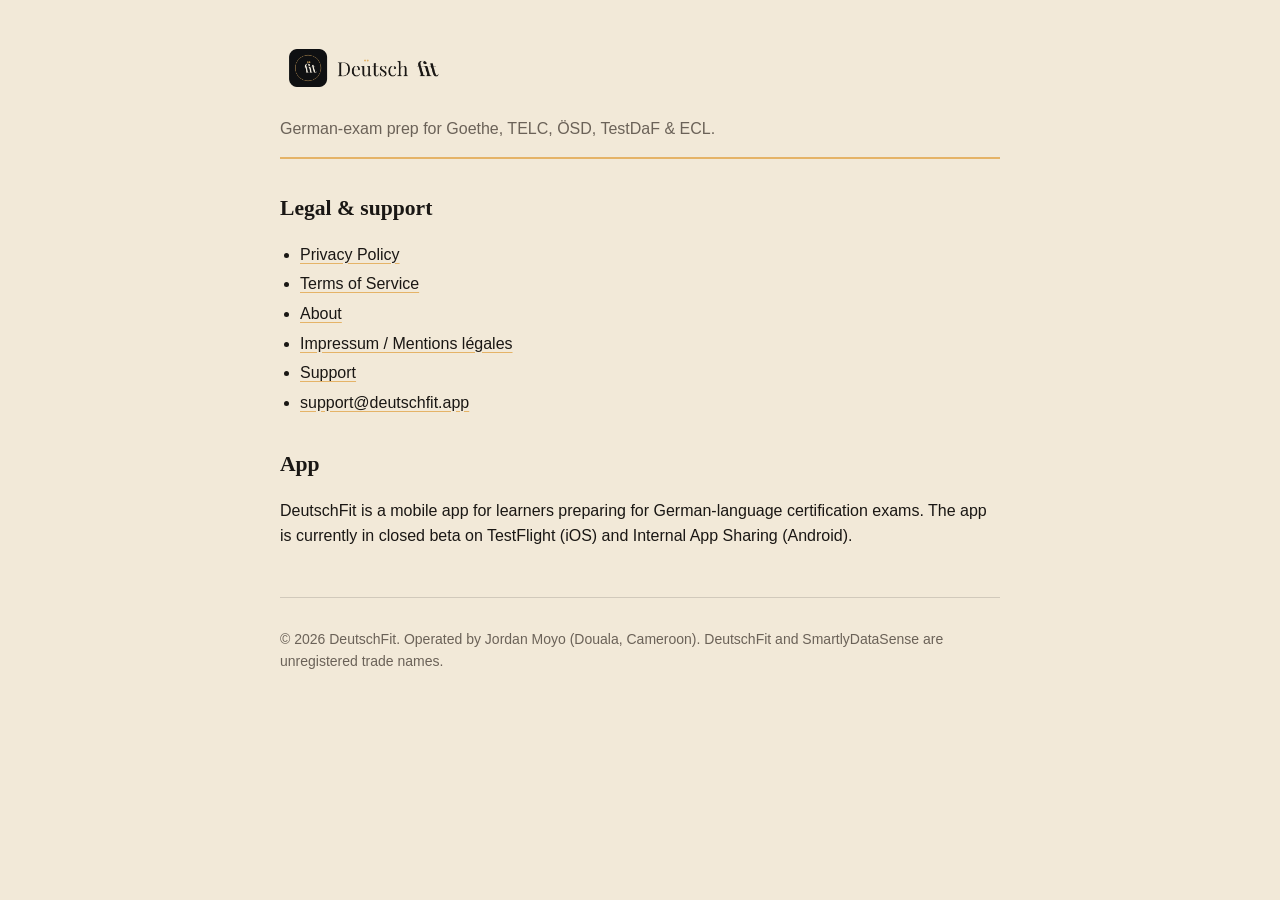
<file: index.html>
<!DOCTYPE html>
<html lang="en">
<head>
  <meta charset="UTF-8" />
  <meta name="viewport" content="width=device-width, initial-scale=1.0" />
  <title>DeutschFit — Legal</title>
  <link rel="icon" type="image/png" href="./assets/favicon.png" />
  <link rel="stylesheet" href="styles.css" />
</head>
<body>
  <header class="hero">
    <span class="brand">
      <img class="wordmark-on-light" src="./assets/wordmark-horizontal-dark.png" alt="DeutschFit" />
      <img class="wordmark-on-dark" src="./assets/wordmark-horizontal-cream.png" alt="DeutschFit" />
    </span>
    <p class="tagline">German-exam prep for Goethe, TELC, ÖSD, TestDaF &amp; ECL.</p>
  </header>

  <main>
    <section>
      <h2>Legal &amp; support</h2>
      <ul>
        <li><a href="./privacy.html">Privacy Policy</a></li>
        <li><a href="./tos.html">Terms of Service</a></li>
        <li><a href="./about.html">About</a></li>
        <li><a href="./impressum.html">Impressum / Mentions légales</a></li>
        <li><a href="./support.html">Support</a></li>
        <li><a href="mailto:support@deutschfit.app">support@deutschfit.app</a></li>
      </ul>
    </section>

    <section>
      <h2>App</h2>
      <p>DeutschFit is a mobile app for learners preparing for German-language certification exams. The app is currently in closed beta on TestFlight (iOS) and Internal App Sharing (Android).</p>
    </section>
  </main>

  <footer>
    <p>&copy; 2026 DeutschFit. Operated by Jordan Moyo (Douala, Cameroon). DeutschFit and SmartlyDataSense are unregistered trade names.</p>
  </footer>
</body>
</html>
</file>
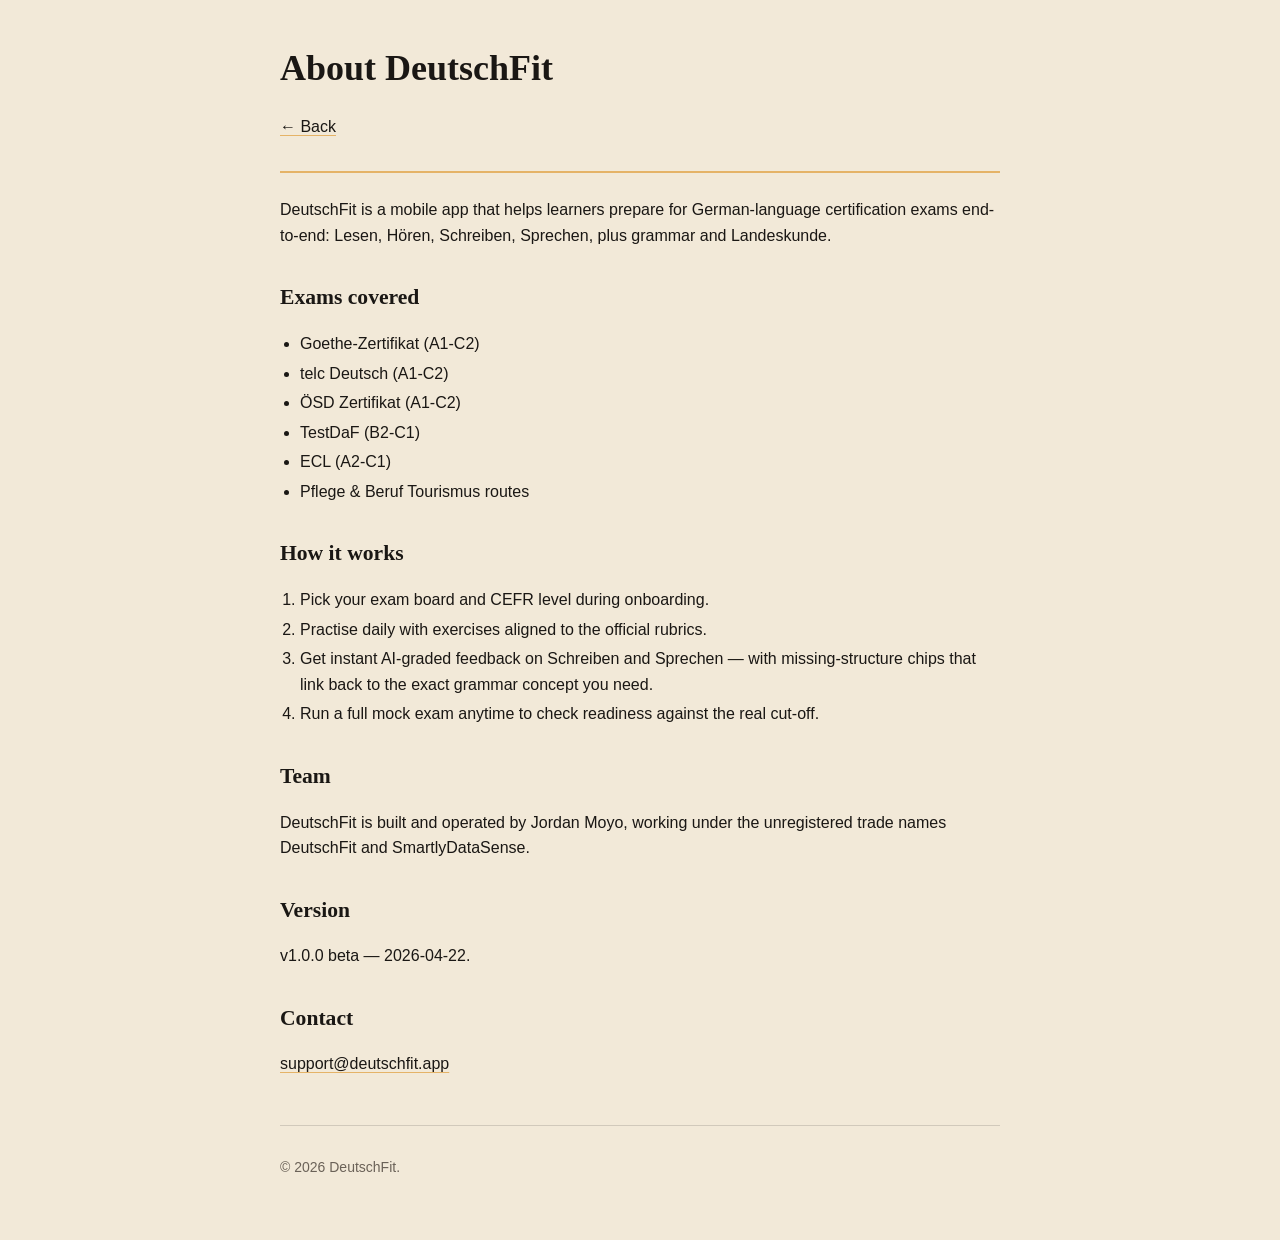
<file: about.html>
<!DOCTYPE html>
<html lang="en">
<head>
  <meta charset="UTF-8" />
  <meta name="viewport" content="width=device-width, initial-scale=1.0" />
  <title>DeutschFit — About</title>
  <link rel="icon" type="image/png" href="./assets/favicon.png" />
  <link rel="stylesheet" href="styles.css" />
</head>
<body>
  <header>
    <h1>About DeutschFit</h1>
    <p><a href="./index.html">&larr; Back</a></p>
  </header>

  <main>
    <p>DeutschFit is a mobile app that helps learners prepare for German-language certification exams end-to-end: Lesen, Hören, Schreiben, Sprechen, plus grammar and Landeskunde.</p>

    <h2>Exams covered</h2>
    <ul>
      <li>Goethe-Zertifikat (A1-C2)</li>
      <li>telc Deutsch (A1-C2)</li>
      <li>ÖSD Zertifikat (A1-C2)</li>
      <li>TestDaF (B2-C1)</li>
      <li>ECL (A2-C1)</li>
      <li>Pflege &amp; Beruf Tourismus routes</li>
    </ul>

    <h2>How it works</h2>
    <ol>
      <li>Pick your exam board and CEFR level during onboarding.</li>
      <li>Practise daily with exercises aligned to the official rubrics.</li>
      <li>Get instant AI-graded feedback on Schreiben and Sprechen — with missing-structure chips that link back to the exact grammar concept you need.</li>
      <li>Run a full mock exam anytime to check readiness against the real cut-off.</li>
    </ol>

    <h2>Team</h2>
    <p>DeutschFit is built and operated by Jordan Moyo, working under the unregistered trade names DeutschFit and SmartlyDataSense.</p>

    <h2>Version</h2>
    <p>v1.0.0 beta &mdash; 2026-04-22.</p>

    <h2>Contact</h2>
    <p><a href="mailto:support@deutschfit.app">support@deutschfit.app</a></p>
  </main>

  <footer>
    <p>&copy; 2026 DeutschFit.</p>
  </footer>
</body>
</html>
</file>
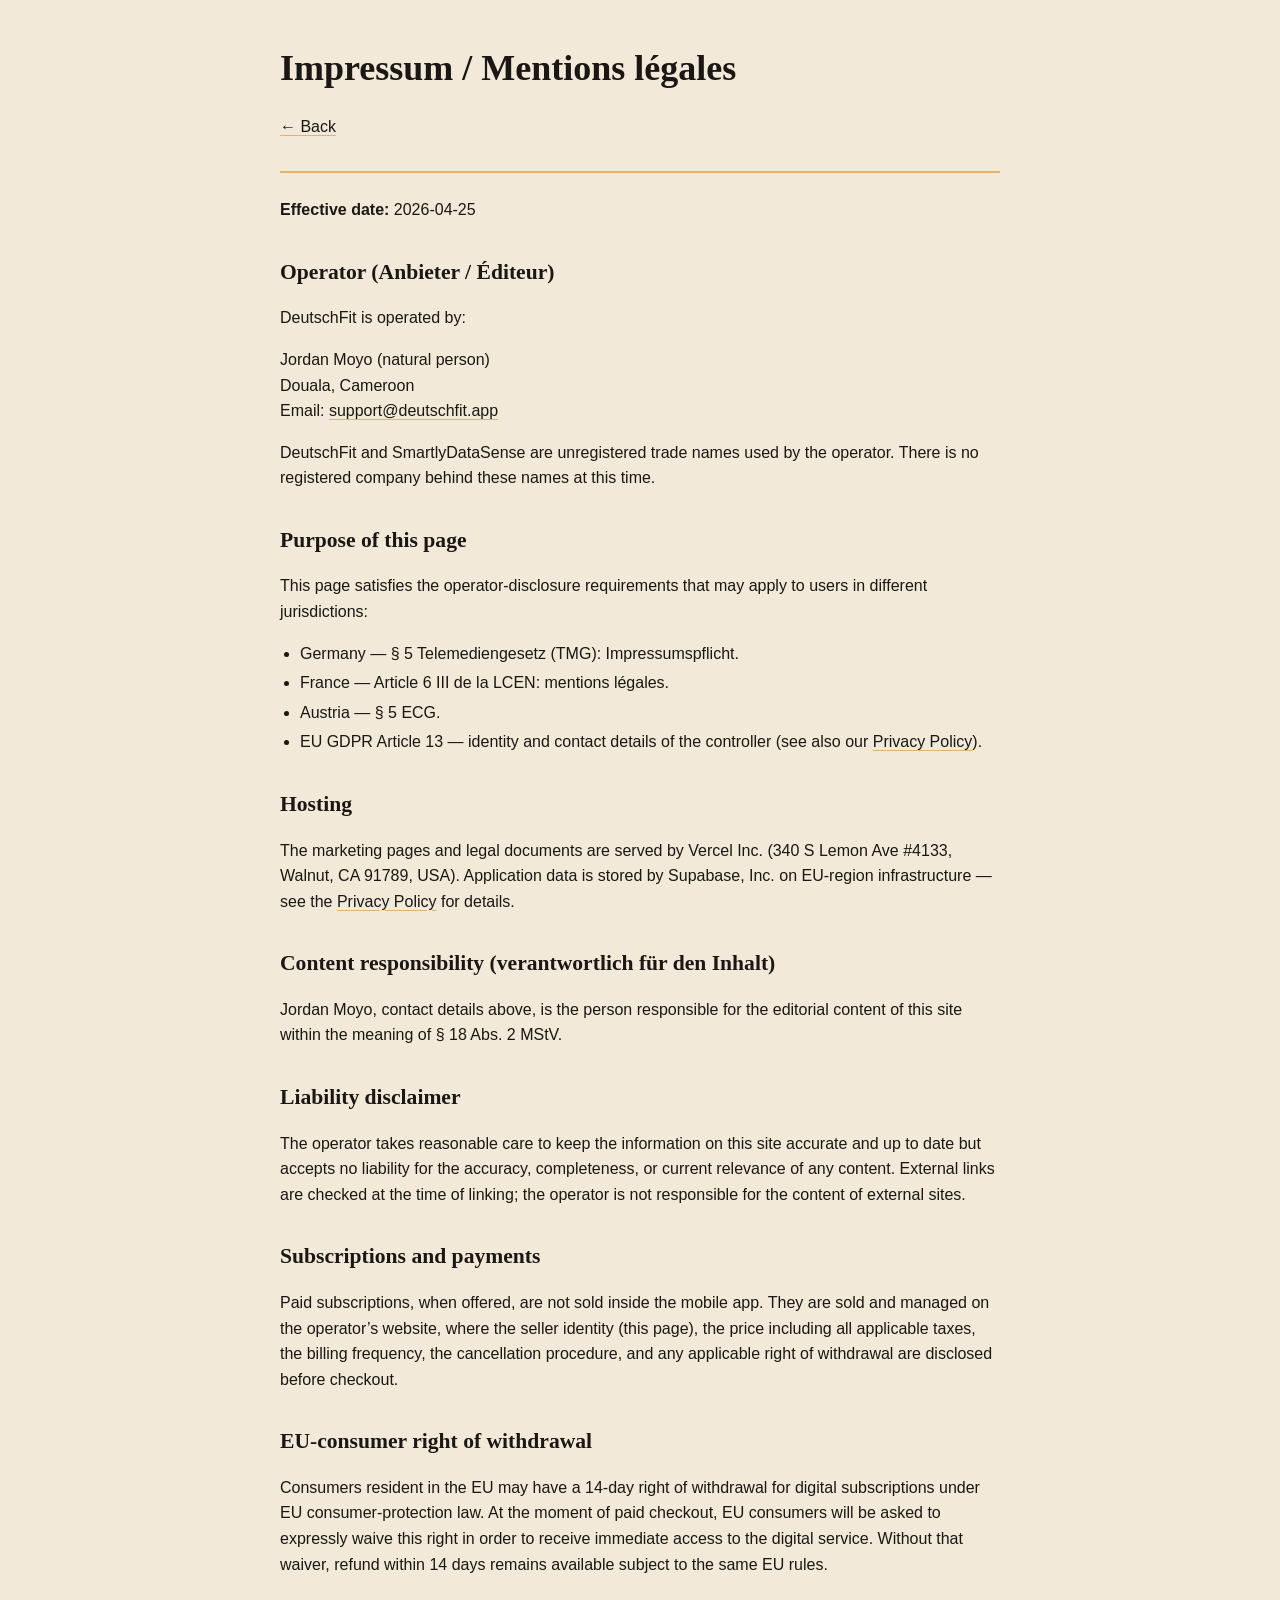
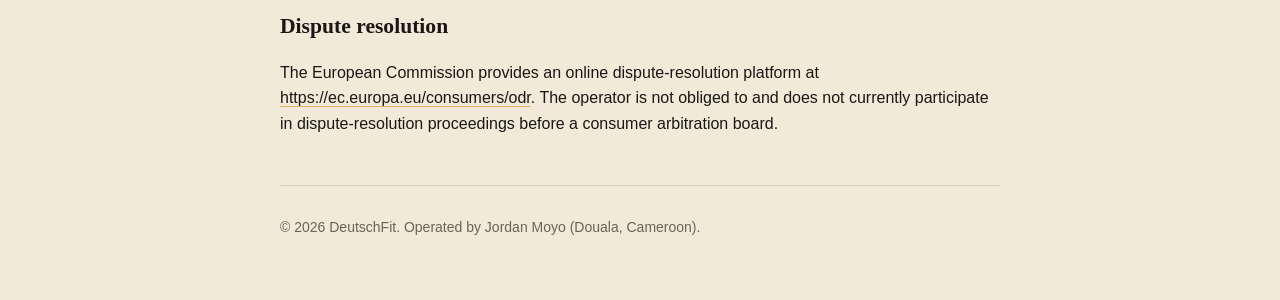
<file: impressum.html>
<!DOCTYPE html>
<html lang="en">
<head>
  <meta charset="UTF-8" />
  <meta name="viewport" content="width=device-width, initial-scale=1.0" />
  <title>DeutschFit — Impressum / Mentions légales</title>
  <link rel="icon" type="image/png" href="./assets/favicon.png" />
  <link rel="stylesheet" href="styles.css" />
</head>
<body>
  <header>
    <h1>Impressum / Mentions légales</h1>
    <p><a href="./index.html">&larr; Back</a></p>
  </header>

  <main>
    <p><strong>Effective date:</strong> 2026-04-25</p>

    <h2>Operator (Anbieter / Éditeur)</h2>
    <p>DeutschFit is operated by:</p>
    <p>
      Jordan Moyo (natural person)<br />
      Douala, Cameroon<br />
      Email: <a href="mailto:support@deutschfit.app">support@deutschfit.app</a>
    </p>
    <p>DeutschFit and SmartlyDataSense are unregistered trade names used by the operator. There is no registered company behind these names at this time.</p>

    <h2>Purpose of this page</h2>
    <p>This page satisfies the operator-disclosure requirements that may apply to users in different jurisdictions:</p>
    <ul>
      <li>Germany — § 5 Telemediengesetz (TMG): Impressumspflicht.</li>
      <li>France — Article 6 III de la LCEN: mentions légales.</li>
      <li>Austria — § 5 ECG.</li>
      <li>EU GDPR Article 13 — identity and contact details of the controller (see also our <a href="./privacy.html">Privacy Policy</a>).</li>
    </ul>

    <h2>Hosting</h2>
    <p>The marketing pages and legal documents are served by Vercel Inc. (340 S Lemon Ave #4133, Walnut, CA 91789, USA). Application data is stored by Supabase, Inc. on EU-region infrastructure — see the <a href="./privacy.html">Privacy Policy</a> for details.</p>

    <h2>Content responsibility (verantwortlich für den Inhalt)</h2>
    <p>Jordan Moyo, contact details above, is the person responsible for the editorial content of this site within the meaning of § 18 Abs. 2 MStV.</p>

    <h2>Liability disclaimer</h2>
    <p>The operator takes reasonable care to keep the information on this site accurate and up to date but accepts no liability for the accuracy, completeness, or current relevance of any content. External links are checked at the time of linking; the operator is not responsible for the content of external sites.</p>

    <h2>Subscriptions and payments</h2>
    <p>Paid subscriptions, when offered, are not sold inside the mobile app. They are sold and managed on the operator&rsquo;s website, where the seller identity (this page), the price including all applicable taxes, the billing frequency, the cancellation procedure, and any applicable right of withdrawal are disclosed before checkout.</p>

    <h2>EU-consumer right of withdrawal</h2>
    <p>Consumers resident in the EU may have a 14-day right of withdrawal for digital subscriptions under EU consumer-protection law. At the moment of paid checkout, EU consumers will be asked to expressly waive this right in order to receive immediate access to the digital service. Without that waiver, refund within 14 days remains available subject to the same EU rules.</p>

    <h2>Dispute resolution</h2>
    <p>The European Commission provides an online dispute-resolution platform at <a href="https://ec.europa.eu/consumers/odr" rel="noopener">https://ec.europa.eu/consumers/odr</a>. The operator is not obliged to and does not currently participate in dispute-resolution proceedings before a consumer arbitration board.</p>
  </main>

  <footer>
    <p>&copy; 2026 DeutschFit. Operated by Jordan Moyo (Douala, Cameroon).</p>
  </footer>
</body>
</html>
</file>
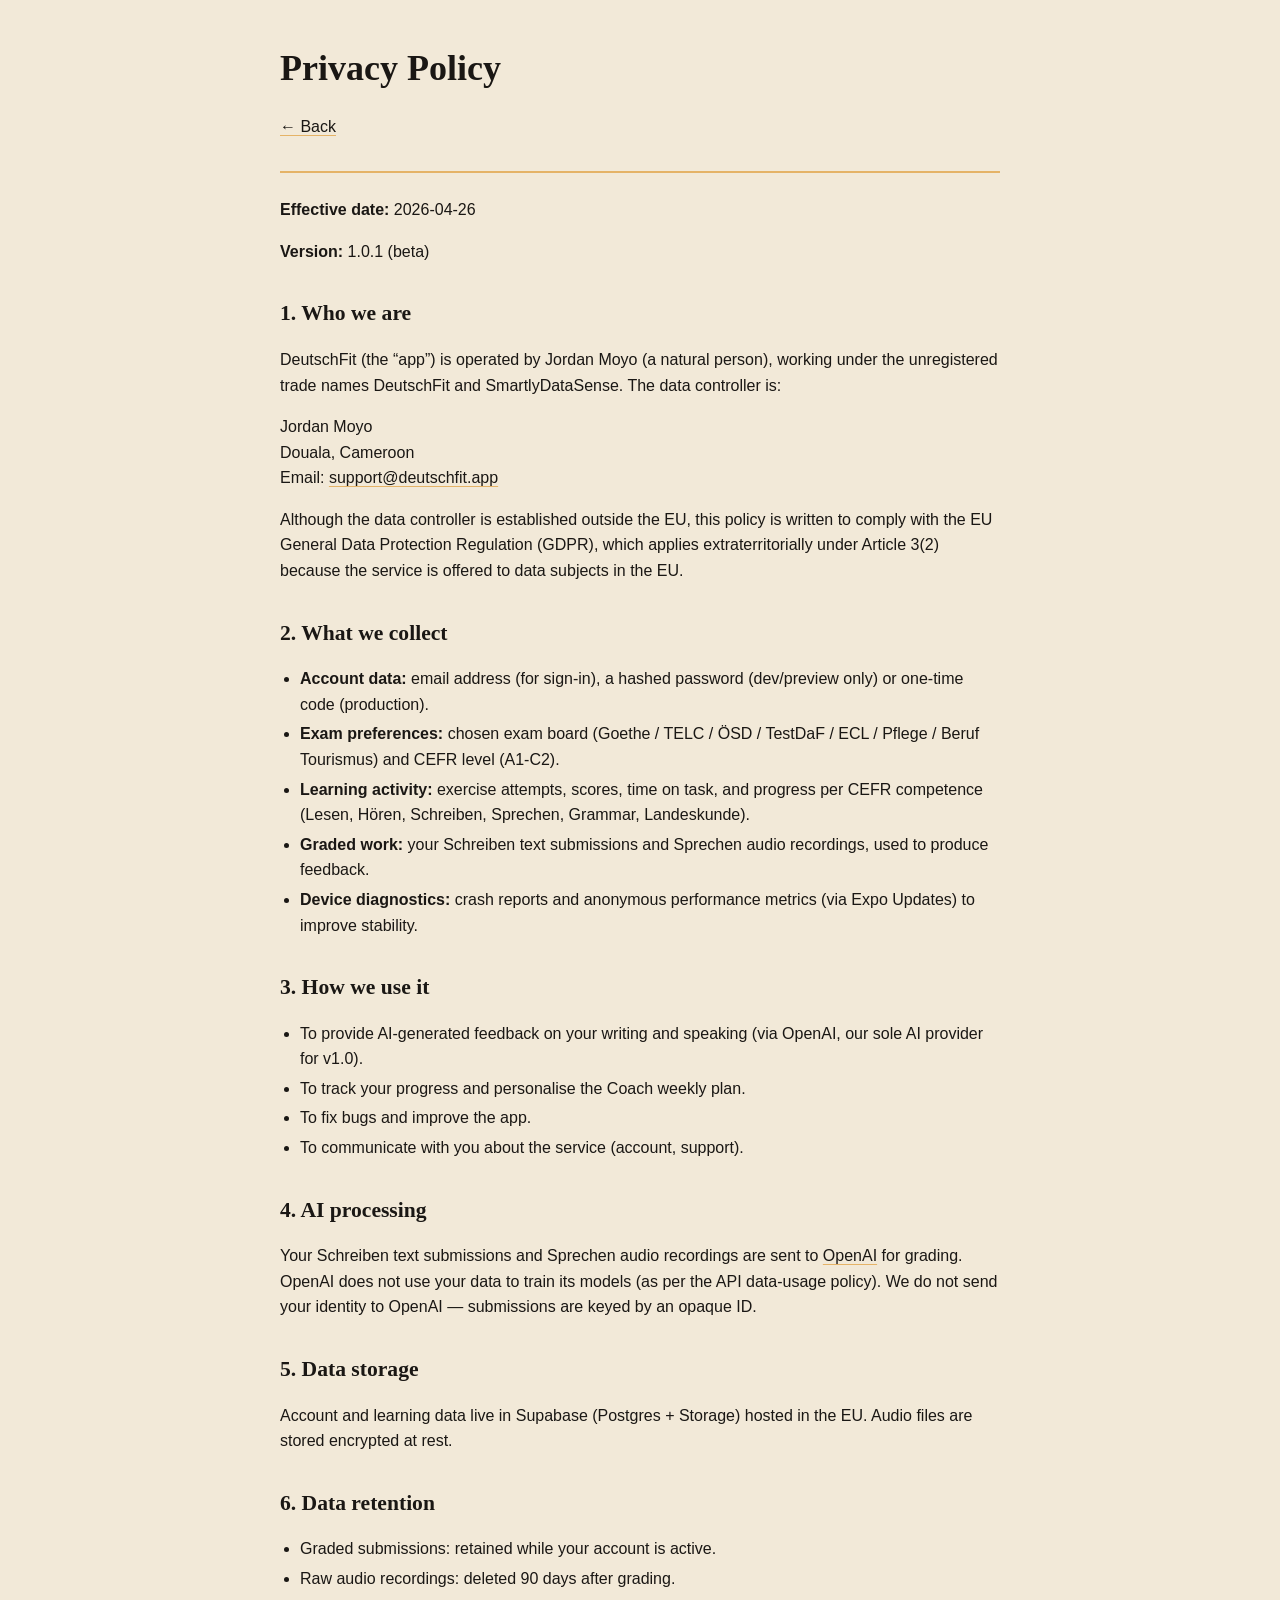
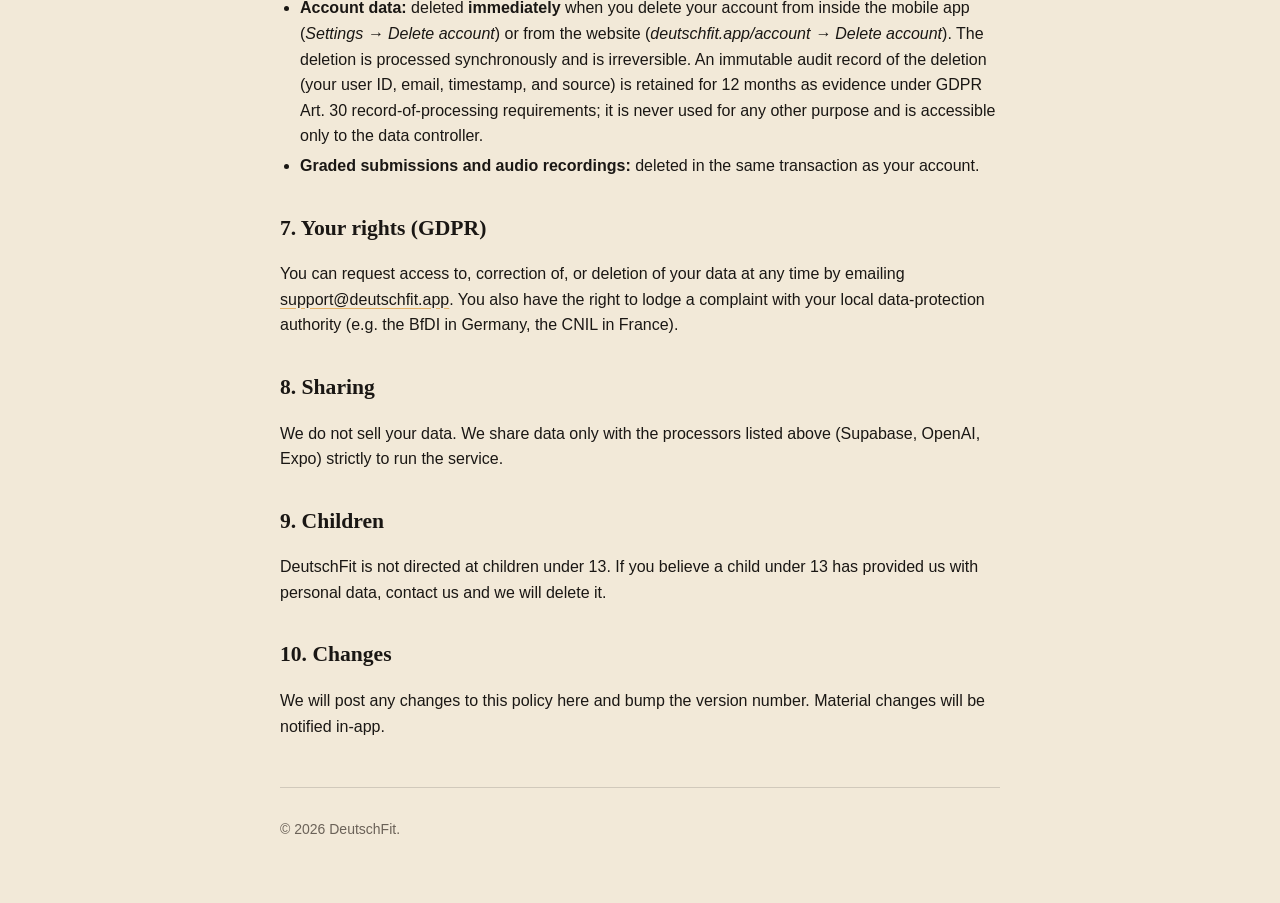
<file: privacy.html>
<!DOCTYPE html>
<html lang="en">
<head>
  <meta charset="UTF-8" />
  <meta name="viewport" content="width=device-width, initial-scale=1.0" />
  <title>DeutschFit — Privacy Policy</title>
  <link rel="icon" type="image/png" href="./assets/favicon.png" />
  <link rel="stylesheet" href="styles.css" />
</head>
<body>
  <header>
    <h1>Privacy Policy</h1>
    <p><a href="./index.html">&larr; Back</a></p>
  </header>

  <main>
    <p><strong>Effective date:</strong> 2026-04-26</p>
    <p><strong>Version:</strong> 1.0.1 (beta)</p>

    <h2>1. Who we are</h2>
    <p>DeutschFit (the &ldquo;app&rdquo;) is operated by Jordan Moyo (a natural person), working under the unregistered trade names DeutschFit and SmartlyDataSense. The data controller is:</p>
    <p>Jordan Moyo<br />
    Douala, Cameroon<br />
    Email: <a href="mailto:support@deutschfit.app">support@deutschfit.app</a></p>
    <p>Although the data controller is established outside the EU, this policy is written to comply with the EU General Data Protection Regulation (GDPR), which applies extraterritorially under Article 3(2) because the service is offered to data subjects in the EU.</p>

    <h2>2. What we collect</h2>
    <ul>
      <li><strong>Account data:</strong> email address (for sign-in), a hashed password (dev/preview only) or one-time code (production).</li>
      <li><strong>Exam preferences:</strong> chosen exam board (Goethe / TELC / ÖSD / TestDaF / ECL / Pflege / Beruf Tourismus) and CEFR level (A1-C2).</li>
      <li><strong>Learning activity:</strong> exercise attempts, scores, time on task, and progress per CEFR competence (Lesen, Hören, Schreiben, Sprechen, Grammar, Landeskunde).</li>
      <li><strong>Graded work:</strong> your Schreiben text submissions and Sprechen audio recordings, used to produce feedback.</li>
      <li><strong>Device diagnostics:</strong> crash reports and anonymous performance metrics (via Expo Updates) to improve stability.</li>
    </ul>

    <h2>3. How we use it</h2>
    <ul>
      <li>To provide AI-generated feedback on your writing and speaking (via OpenAI, our sole AI provider for v1.0).</li>
      <li>To track your progress and personalise the Coach weekly plan.</li>
      <li>To fix bugs and improve the app.</li>
      <li>To communicate with you about the service (account, support).</li>
    </ul>

    <h2>4. AI processing</h2>
    <p>Your Schreiben text submissions and Sprechen audio recordings are sent to <a href="https://openai.com/policies/privacy-policy" rel="noopener">OpenAI</a> for grading. OpenAI does not use your data to train its models (as per the API data-usage policy). We do not send your identity to OpenAI — submissions are keyed by an opaque ID.</p>

    <h2>5. Data storage</h2>
    <p>Account and learning data live in Supabase (Postgres + Storage) hosted in the EU. Audio files are stored encrypted at rest.</p>

    <h2>6. Data retention</h2>
    <ul>
      <li>Graded submissions: retained while your account is active.</li>
      <li>Raw audio recordings: deleted 90 days after grading.</li>
      <li><strong>Account data:</strong> deleted <strong>immediately</strong> when
      you delete your account from inside the mobile app
      (<em>Settings &rarr; Delete account</em>) or from the website
      (<em>deutschfit.app/account &rarr; Delete account</em>). The deletion is
      processed synchronously and is irreversible. An immutable audit record of
      the deletion (your user ID, email, timestamp, and source) is retained for
      12 months as evidence under GDPR Art. 30 record-of-processing
      requirements; it is never used for any other purpose and is accessible
      only to the data controller.</li>
      <li><strong>Graded submissions and audio recordings:</strong> deleted in the
      same transaction as your account.</li>
    </ul>

    <h2>7. Your rights (GDPR)</h2>
    <p>You can request access to, correction of, or deletion of your data at any time by emailing <a href="mailto:support@deutschfit.app">support@deutschfit.app</a>. You also have the right to lodge a complaint with your local data-protection authority (e.g. the BfDI in Germany, the CNIL in France).</p>

    <h2>8. Sharing</h2>
    <p>We do not sell your data. We share data only with the processors listed above (Supabase, OpenAI, Expo) strictly to run the service.</p>

    <h2>9. Children</h2>
    <p>DeutschFit is not directed at children under 13. If you believe a child under 13 has provided us with personal data, contact us and we will delete it.</p>

    <h2>10. Changes</h2>
    <p>We will post any changes to this policy here and bump the version number. Material changes will be notified in-app.</p>
  </main>

  <footer>
    <p>&copy; 2026 DeutschFit.</p>
  </footer>
</body>
</html>
</file>
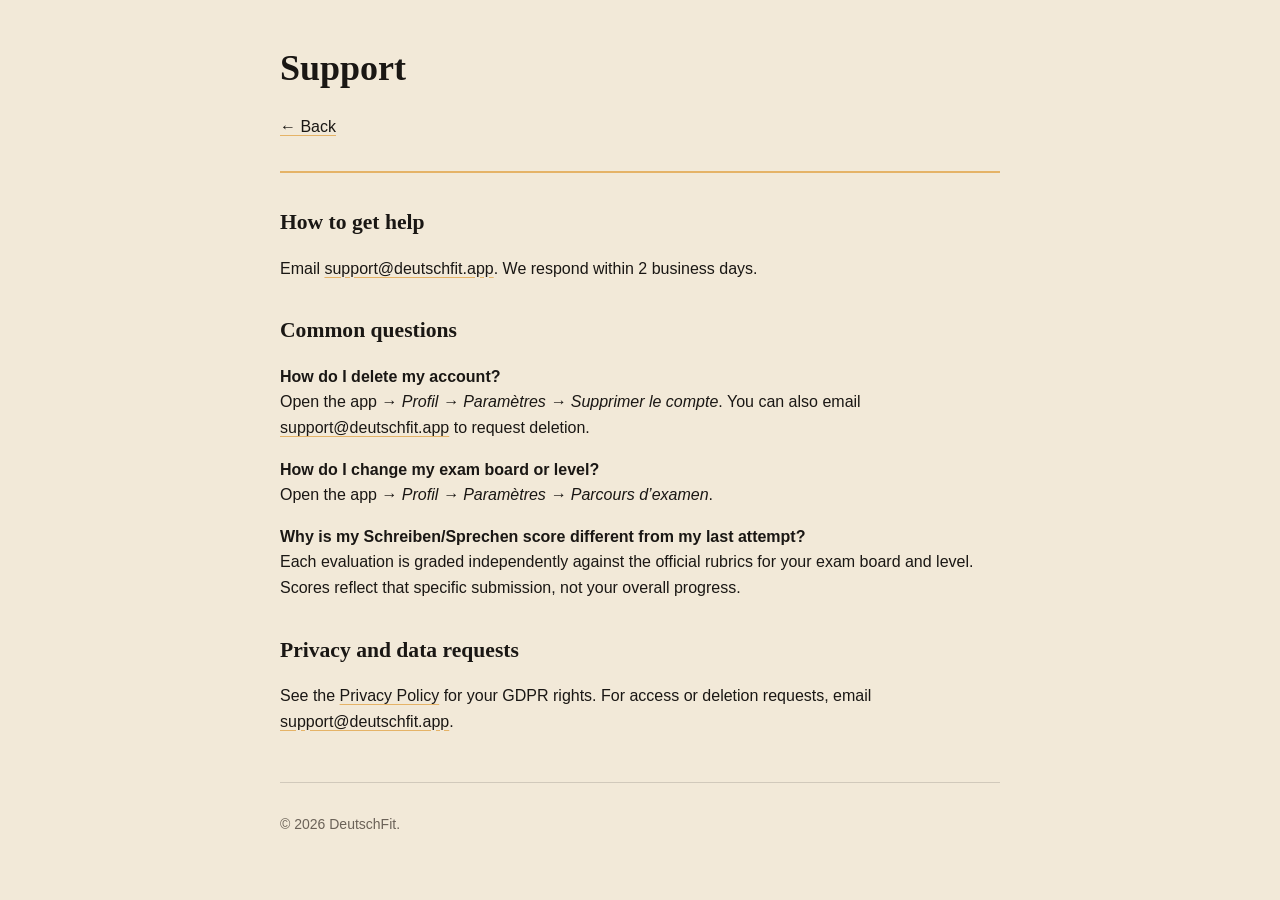
<file: support.html>
<!DOCTYPE html>
<html lang="en">
<head>
  <meta charset="UTF-8" />
  <meta name="viewport" content="width=device-width, initial-scale=1.0" />
  <title>DeutschFit — Support</title>
  <link rel="icon" type="image/png" href="./assets/favicon.png" />
  <link rel="stylesheet" href="styles.css" />
</head>
<body>
  <header>
    <h1>Support</h1>
    <p><a href="./index.html">&larr; Back</a></p>
  </header>

  <main>
    <h2>How to get help</h2>
    <p>Email <a href="mailto:support@deutschfit.app">support@deutschfit.app</a>. We respond within 2 business days.</p>

    <h2>Common questions</h2>
    <p><strong>How do I delete my account?</strong><br />
    Open the app &rarr; <em>Profil &rarr; Paramètres &rarr; Supprimer le compte</em>. You can also email <a href="mailto:support@deutschfit.app">support@deutschfit.app</a> to request deletion.</p>

    <p><strong>How do I change my exam board or level?</strong><br />
    Open the app &rarr; <em>Profil &rarr; Paramètres &rarr; Parcours d&rsquo;examen</em>.</p>

    <p><strong>Why is my Schreiben/Sprechen score different from my last attempt?</strong><br />
    Each evaluation is graded independently against the official rubrics for your exam board and level. Scores reflect that specific submission, not your overall progress.</p>

    <h2>Privacy and data requests</h2>
    <p>See the <a href="./privacy.html">Privacy Policy</a> for your GDPR rights. For access or deletion requests, email <a href="mailto:support@deutschfit.app">support@deutschfit.app</a>.</p>
  </main>

  <footer>
    <p>&copy; 2026 DeutschFit.</p>
  </footer>
</body>
</html>
</file>
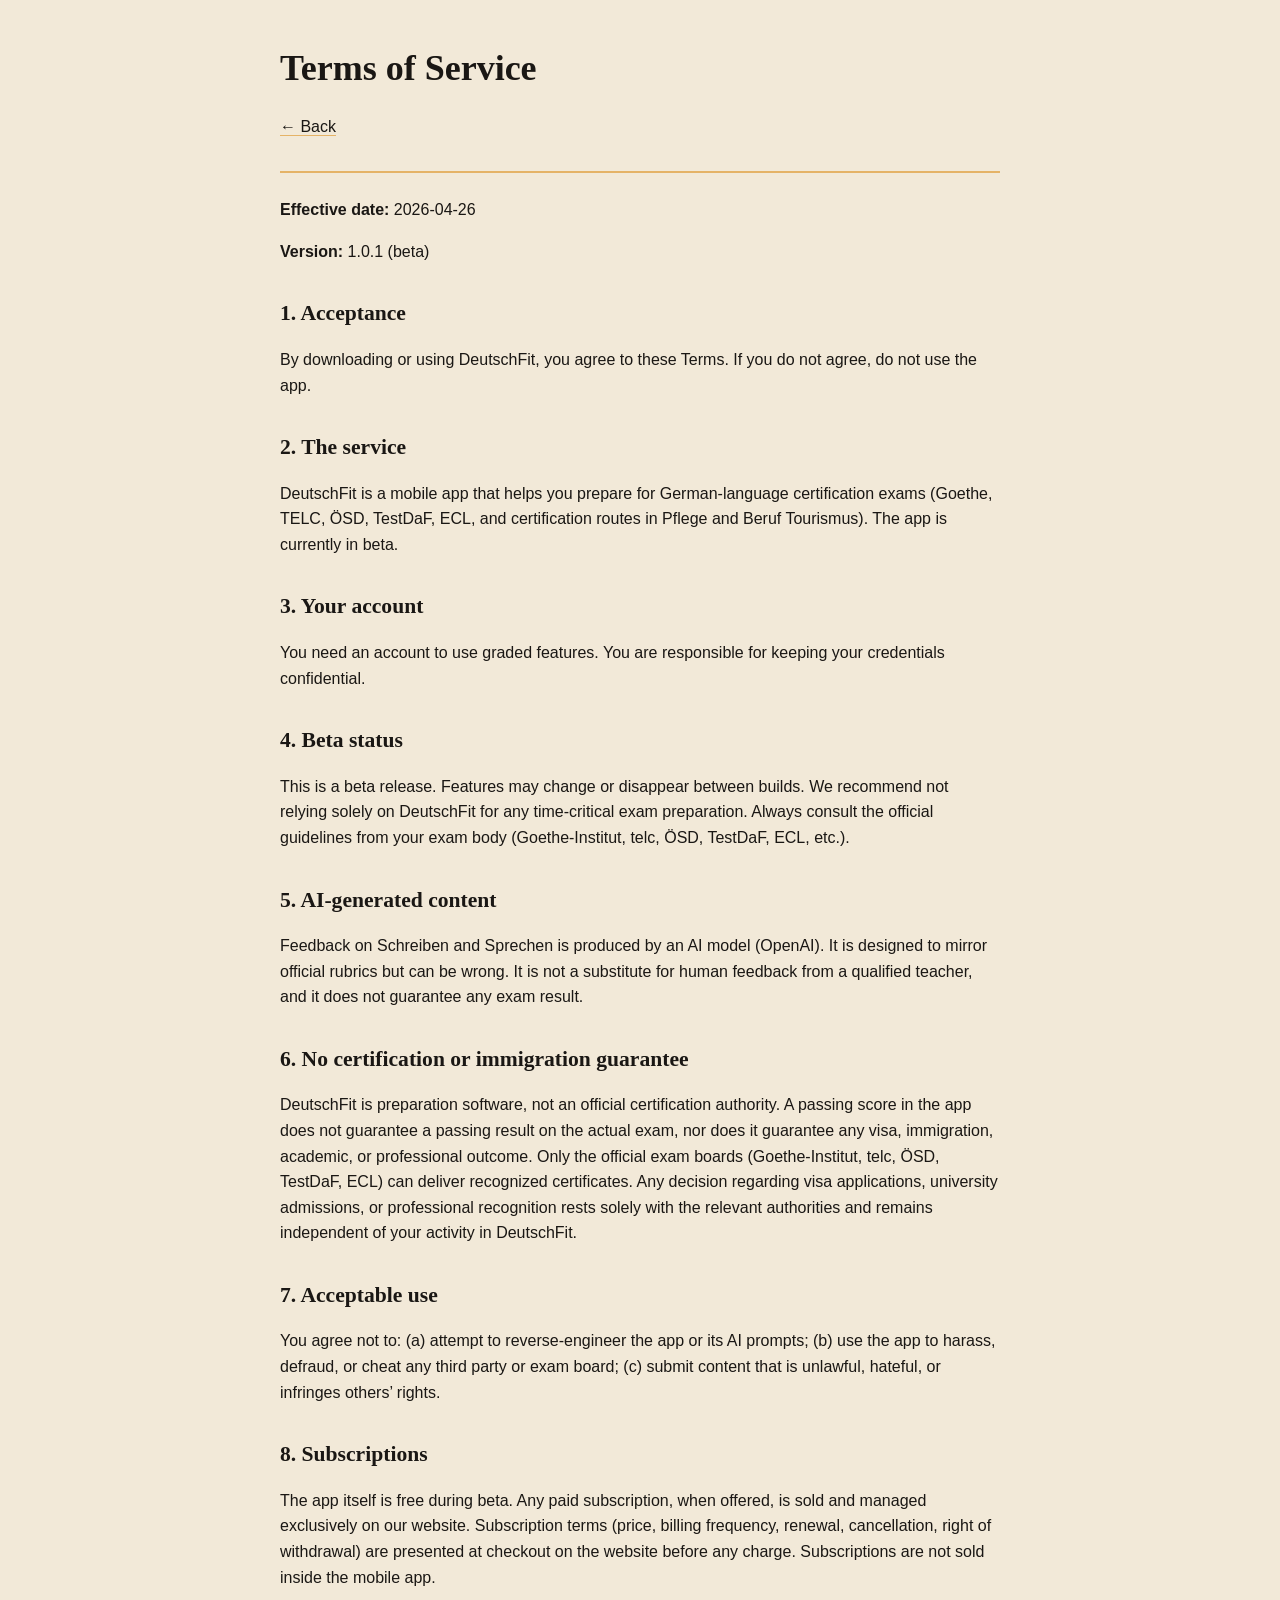
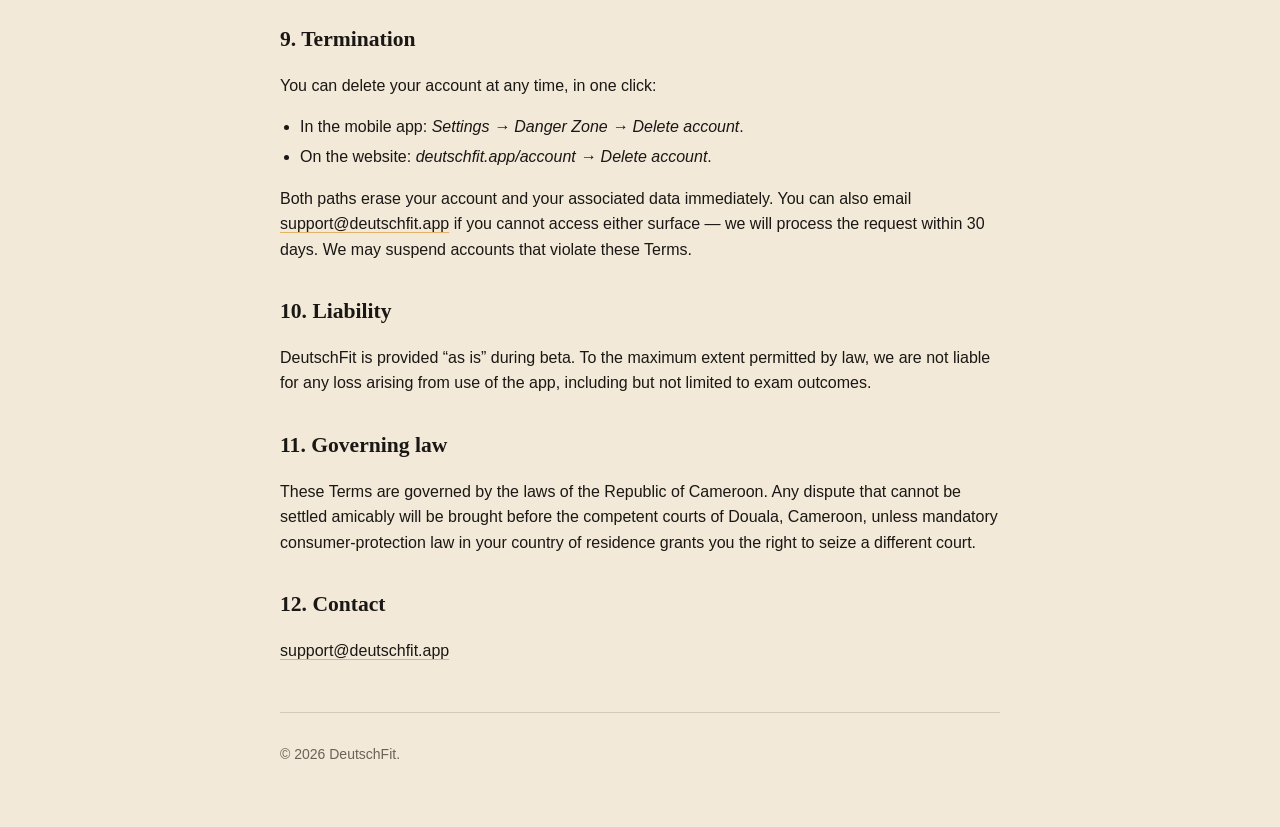
<file: tos.html>
<!DOCTYPE html>
<html lang="en">
<head>
  <meta charset="UTF-8" />
  <meta name="viewport" content="width=device-width, initial-scale=1.0" />
  <title>DeutschFit — Terms of Service</title>
  <link rel="icon" type="image/png" href="./assets/favicon.png" />
  <link rel="stylesheet" href="styles.css" />
</head>
<body>
  <header>
    <h1>Terms of Service</h1>
    <p><a href="./index.html">&larr; Back</a></p>
  </header>

  <main>
    <p><strong>Effective date:</strong> 2026-04-26</p>
    <p><strong>Version:</strong> 1.0.1 (beta)</p>

    <h2>1. Acceptance</h2>
    <p>By downloading or using DeutschFit, you agree to these Terms. If you do not agree, do not use the app.</p>

    <h2>2. The service</h2>
    <p>DeutschFit is a mobile app that helps you prepare for German-language certification exams (Goethe, TELC, ÖSD, TestDaF, ECL, and certification routes in Pflege and Beruf Tourismus). The app is currently in beta.</p>

    <h2>3. Your account</h2>
    <p>You need an account to use graded features. You are responsible for keeping your credentials confidential.</p>

    <h2>4. Beta status</h2>
    <p>This is a beta release. Features may change or disappear between builds. We recommend not relying solely on DeutschFit for any time-critical exam preparation. Always consult the official guidelines from your exam body (Goethe-Institut, telc, ÖSD, TestDaF, ECL, etc.).</p>

    <h2>5. AI-generated content</h2>
    <p>Feedback on Schreiben and Sprechen is produced by an AI model (OpenAI). It is designed to mirror official rubrics but can be wrong. It is not a substitute for human feedback from a qualified teacher, and it does not guarantee any exam result.</p>

    <h2>6. No certification or immigration guarantee</h2>
    <p>DeutschFit is preparation software, not an official certification authority. A passing score in the app does not guarantee a passing result on the actual exam, nor does it guarantee any visa, immigration, academic, or professional outcome. Only the official exam boards (Goethe-Institut, telc, ÖSD, TestDaF, ECL) can deliver recognized certificates. Any decision regarding visa applications, university admissions, or professional recognition rests solely with the relevant authorities and remains independent of your activity in DeutschFit.</p>

    <h2>7. Acceptable use</h2>
    <p>You agree not to: (a) attempt to reverse-engineer the app or its AI prompts; (b) use the app to harass, defraud, or cheat any third party or exam board; (c) submit content that is unlawful, hateful, or infringes others&rsquo; rights.</p>

    <h2>8. Subscriptions</h2>
    <p>The app itself is free during beta. Any paid subscription, when offered, is sold and managed exclusively on our website. Subscription terms (price, billing frequency, renewal, cancellation, right of withdrawal) are presented at checkout on the website before any charge. Subscriptions are not sold inside the mobile app.</p>

    <h2>9. Termination</h2>
    <p>You can delete your account at any time, in one click:</p>
    <ul>
      <li>In the mobile app: <em>Settings &rarr; Danger Zone &rarr; Delete account</em>.</li>
      <li>On the website: <em>deutschfit.app/account &rarr; Delete account</em>.</li>
    </ul>
    <p>Both paths erase your account and your associated data immediately. You can
    also email <a href="mailto:support@deutschfit.app">support@deutschfit.app</a>
    if you cannot access either surface — we will process the request within 30
    days. We may suspend accounts that violate these Terms.</p>

    <h2>10. Liability</h2>
    <p>DeutschFit is provided &ldquo;as is&rdquo; during beta. To the maximum extent permitted by law, we are not liable for any loss arising from use of the app, including but not limited to exam outcomes.</p>

    <h2>11. Governing law</h2>
    <p>These Terms are governed by the laws of the Republic of Cameroon. Any dispute that cannot be settled amicably will be brought before the competent courts of Douala, Cameroon, unless mandatory consumer-protection law in your country of residence grants you the right to seize a different court.</p>

    <h2>12. Contact</h2>
    <p><a href="mailto:support@deutschfit.app">support@deutschfit.app</a></p>
  </main>

  <footer>
    <p>&copy; 2026 DeutschFit.</p>
  </footer>
</body>
</html>
</file>
<file: styles.css>
/* DeutschFit legal pages — simple, readable. Matches brand (cream + ink + gold accent). */
:root {
  --cream: #F2E9D8;
  --ink: #1A1714;
  --gold: #E5B367;
  --muted: #6b6258;
  --max: 720px;
}

* { box-sizing: border-box; }

html, body {
  margin: 0;
  padding: 0;
  background: var(--cream);
  color: var(--ink);
  font-family: -apple-system, BlinkMacSystemFont, "Segoe UI", Roboto, Helvetica, Arial, sans-serif;
  line-height: 1.6;
  font-size: 16px;
}

body {
  padding: 2.5rem 1.25rem 3rem;
}

header, main, footer {
  max-width: var(--max);
  margin: 0 auto;
}

header {
  border-bottom: 2px solid var(--gold);
  padding-bottom: 1rem;
  margin-bottom: 1.5rem;
}

.brand {
  display: inline-block;
  margin-bottom: 0.75rem;
}

.brand img {
  height: 36px;
  width: auto;
  display: block;
}

header.hero .brand img {
  height: 56px;
}

.brand .wordmark-on-light { display: block; }
.brand .wordmark-on-dark { display: none; }

@media (prefers-color-scheme: dark) {
  .brand .wordmark-on-light { display: none; }
  .brand .wordmark-on-dark { display: block; }
}

header h1 {
  font-family: "Playfair Display", Georgia, serif;
  font-weight: 700;
  font-size: 2.25rem;
  margin: 0 0 0.25rem;
}

header .tagline {
  color: var(--muted);
  margin: 0;
}

h2 {
  font-family: "Playfair Display", Georgia, serif;
  font-weight: 600;
  font-size: 1.35rem;
  margin-top: 2rem;
  margin-bottom: 0.5rem;
}

a {
  color: var(--ink);
  text-decoration: underline;
  text-decoration-color: var(--gold);
  text-underline-offset: 3px;
}

a:hover { text-decoration-thickness: 2px; }

ul, ol { padding-left: 1.25rem; }
li { margin-bottom: 0.25rem; }

footer {
  margin-top: 3rem;
  padding-top: 1rem;
  border-top: 1px solid rgba(26, 23, 20, 0.15);
  color: var(--muted);
  font-size: 0.875rem;
}

@media (prefers-color-scheme: dark) {
  html, body {
    background: var(--ink);
    color: var(--cream);
  }
  a { color: var(--gold); text-decoration-color: var(--gold); }
  .tagline, footer { color: #a39b91; }
}
</file>
